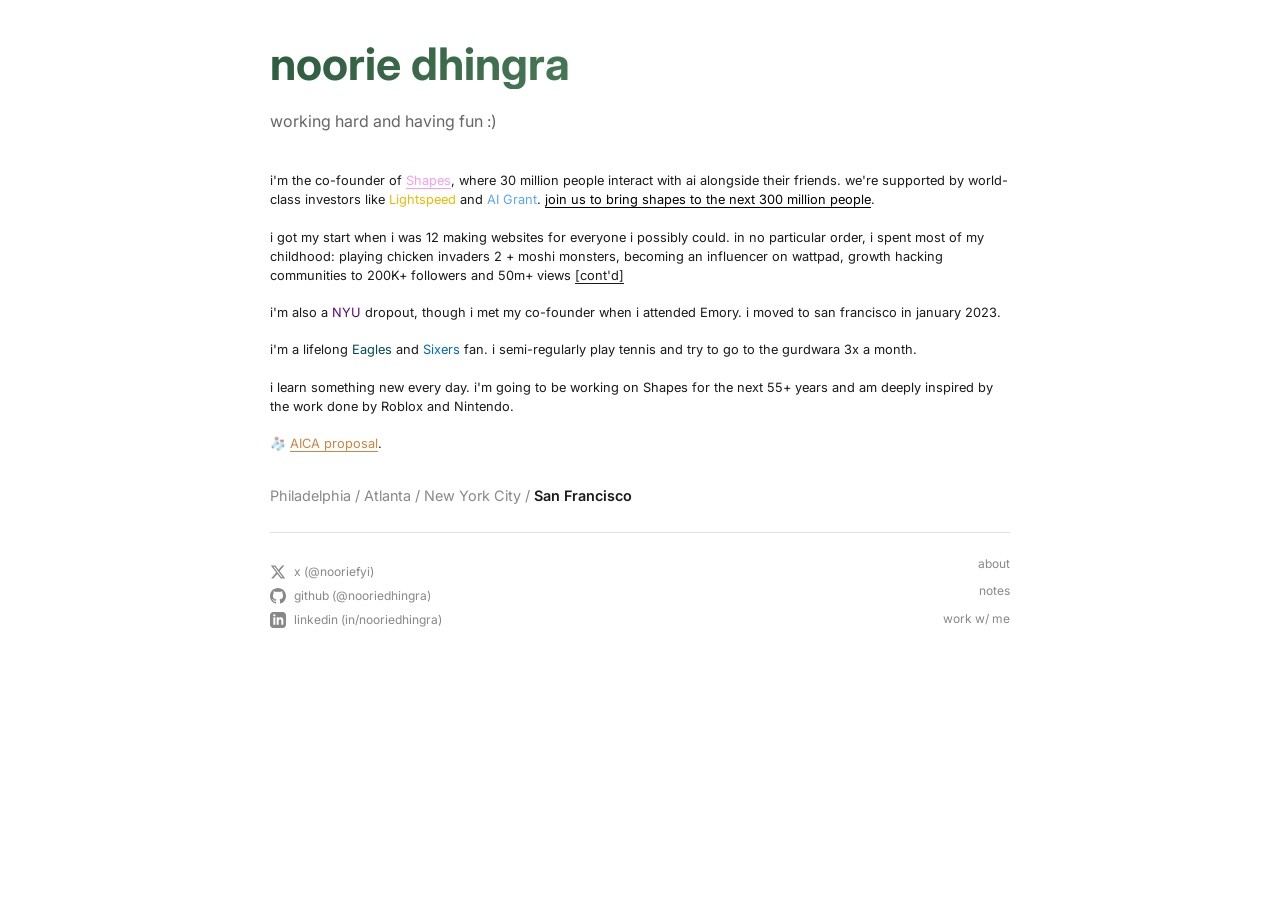
<file: index.html>
<!DOCTYPE html>
<html lang="en">
<head>
    <meta charset="UTF-8">
    <meta name="viewport" content="width=device-width, initial-scale=1.0">
    <title>noorie dhingra</title>
    <link rel="icon" href="favicon.png" type="image/png">
    <meta property="og:site_name" content="noorie dhingra">
    <meta property="og:title" content="noorie dhingra">
    <meta property="og:type" content="website">
    <meta property="og:description" content="working hard and having fun :)">
    <meta property="og:url" content="https://noorie.me">
    <meta property="og:image" content="https://noorie.me/og-image.png">

    <meta name="twitter:card" content="summary_large_image">
    <meta name="twitter:site" content="@nooriedhingra">
    <meta name="twitter:title" content="noorie dhingra">
    <meta name="twitter:description" content="working hard and having fun :)">
    <meta name="twitter:image" content="https://noorie.me/og-image.png">
    
    <link rel="preconnect" href="https://fonts.googleapis.com">
    <link rel="preconnect" href="https://fonts.gstatic.com" crossorigin>
    <link href="https://fonts.googleapis.com/css2?family=Inter:wght@400;500;600;700&display=swap" rel="stylesheet">
    <link rel="stylesheet" href="footer.css">
    
    <style>
        * {
            margin: 0;
            padding: 0;
            box-sizing: border-box;
        }

        body {
            font-family: "Inter", ui-sans-serif, system-ui, -apple-system, BlinkMacSystemFont, "Segoe UI", Roboto, "Helvetica Neue", Arial, sans-serif;
            background-color: #ffffff;
            color: #1a1a1a;
            line-height: 1.5;
            padding: 40px 30px;
            max-width: 800px;
            margin: 0 auto;
            display: flex;
            flex-direction: column;
            min-height: 100vh;
        }

        .header {
            margin-bottom: 20px;
        }

        .name {
            font-size: 2.8rem;
            font-weight: 700;
            background: linear-gradient(135deg, #2d5a3d, #4a7c59, #6b8e5a);
            -webkit-background-clip: text;
            -webkit-text-fill-color: transparent;
            background-clip: text;
            margin-bottom: 20px;
            line-height: 1.1;
        }

        .subtitle {
            font-size: 1rem;
            color: #666666;
            margin-bottom: 18px;
        }

        .content {
            font-size: 0.8rem;
            line-height: 1.5;
            margin-bottom: 9px;
        }

        .content p {
            margin-bottom: 18px;
        }

        a {
            color: inherit;
            text-decoration: underline;
            text-decoration-color: currentColor;
            text-underline-offset: 3px;
            transition: all 0.2s ease;
        }

        a:hover {
            opacity: 0.8;
        }

        .highlight {
            color: #556b2f;
        }

        .accent-orange {
            color: #cd853f;
        }

        .accent-yellow {
            color: #daa520;
        }

        .accent-blue {
            color: #708090;
        }

        .shapes-pink {
            color: #FE9CE7;
        }
        .lightspeed-gold {
            color: #f2b800;
        }
        .ai-grant-blue {
            color: #58a6ff;
        }

        .hiring-green {
            color: black;
            text-decoration: underline;
        }
        
        .nyu-purple {
            color: #57068c;
        }

        .eagles-green {
            color: #004C54;
        }
        
        .sixers-blue {
            color: #006BB6;
        }

        .location-section {
            margin: 5px 0 0 0;
            font-size: 0.9rem;
            color: #888888;
            padding-bottom: 10px;
        }

        .location-list {
            margin-bottom: 15px;
        }

        .location-item {
            color: #888888;
        }

        .location-current {
            color: #1a1a1a;
            font-weight: 600;
        }

        @media (max-width: 700px) {
            body {
                padding: 30px 20px;
            }
            
            .name {
                font-size: 2.2rem;
            }

            .content {
                font-size: 0.75rem;
            }
        }

        .accent-orange a {
            color: #cd853f;
            text-decoration: underline;
        }
    </style>
</head>
<body>
    <div class="header">
        <h1 class="name">noorie dhingra</h1>
        <p class="subtitle">working hard and having fun :)</p>
    </div>

    <div class="content">
        <p>i'm the co-founder of <a href="https://shapes.inc" class="shapes-pink" target="_blank" rel="noopener noreferrer">Shapes</a>, where 30 million people interact with ai alongside their friends. we're supported by world-class investors like <span class="lightspeed-gold">Lightspeed</span> and <span class="ai-grant-blue">AI Grant</span>. <a href="https://shapes.inc/jobs" target="_blank" rel="noopener noreferrer" class="hiring-green">join us to bring shapes to the next 300 million people</a>.</p>
        
        <p>i got my start when i was 12 making websites for everyone i possibly could. in no particular order, i spent most of my childhood: playing chicken invaders 2 + moshi monsters, becoming an influencer on wattpad, growth hacking communities to 200K+ followers and 50m+ views <a href="/my-story">[cont'd]</a></p>
        <p>i'm also a <span class="nyu-purple">NYU</span> dropout, though i met my co-founder when i attended Emory. i moved to san francisco in january 2023.</p>
        <p>i'm a lifelong <span class="eagles-green">Eagles</span> and <span class="sixers-blue">Sixers</span> fan. i semi-regularly play tennis and try to go to the gurdwara 3x a month.</p>
        <p>i learn something new every day. i'm going to be working on Shapes for the next 55+ years and am deeply inspired by the work done by Roblox and Nintendo.</p>
        
        <p>🧦 <a href="AICA-Proposal878.pdf" download="" class="accent-orange">AICA proposal</a>.</p>
    </div>

    <div class="location-section">
        <div class="location-list">
            <span class="location-item">Philadelphia</span> / <span class="location-item">Atlanta</span> / <span class="location-item">New York City</span> / <span class="location-current">San Francisco</span>
        </div>
    </div>

    <div id="footer-placeholder"></div>

    <script>
        fetch('footer.html')
            .then(response => response.text())
            .then(data => {
                document.getElementById('footer-placeholder').innerHTML = data;
            });
    </script>
</body>
</html>
</file>
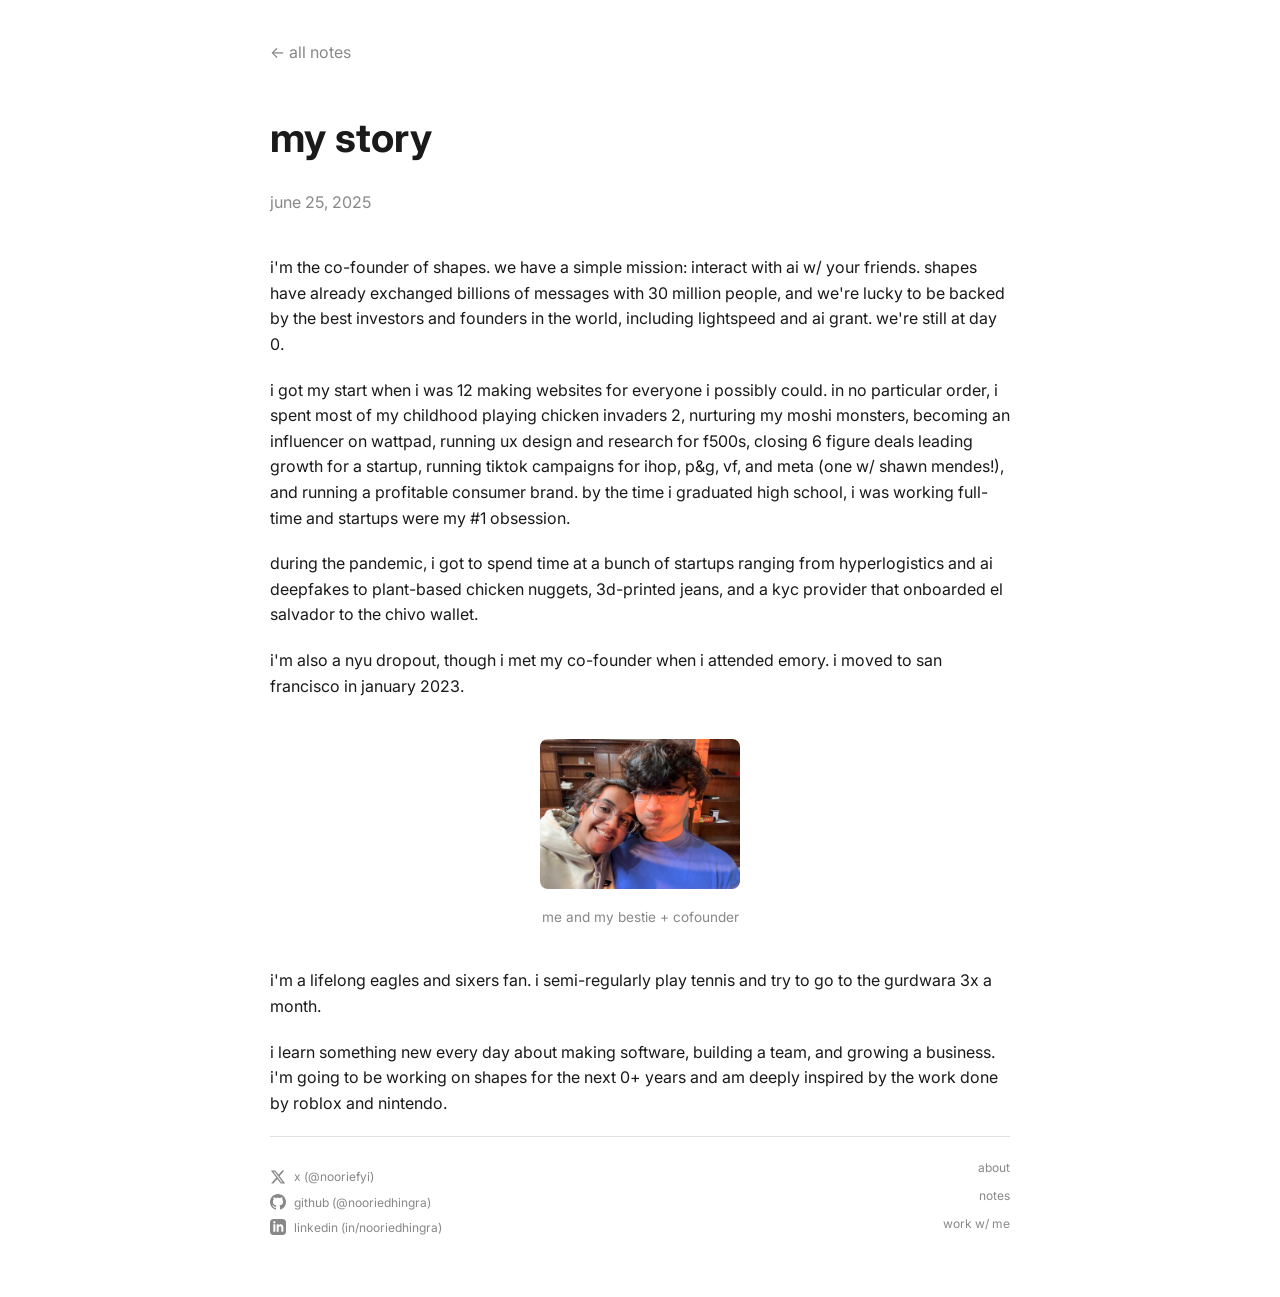
<file: my-story/index.html>
<!DOCTYPE html>
<html lang="en">
<head>
    <meta charset="UTF-8">
    <meta name="viewport" content="width=device-width, initial-scale=1.0">
    <title>noorie dhingra - my story</title>
    <link rel="icon" href="../favicon.png" type="image/png">
    <meta property="og:site_name" content="noorie dhingra">
    <meta property="og:title" content="noorie dhingra">
    <meta property="og:type" content="website">
    <meta property="og:description" content="personal website of noorie <3">
    <meta property="og:url" content="https://noorie.me/my-story">
    
    <link rel="preconnect" href="https://fonts.googleapis.com">
    <link rel="preconnect" href="https://fonts.gstatic.com" crossorigin="">
    <link href="https://fonts.googleapis.com/css2?family=Inter:wght@400;500;600;700&amp;display=swap" rel="stylesheet">
    <link rel="stylesheet" href="../footer.css">
    
    <style>
        * {
            margin: 0;
            padding: 0;
            box-sizing: border-box;
        }

        body {
            font-family: "Inter", ui-sans-serif, system-ui, -apple-system, BlinkMacSystemFont, "Segoe UI", Roboto, "Helvetica Neue", Arial, sans-serif;
            background-color: #ffffff;
            color: #1a1a1a;
            line-height: 1.6;
            padding: 40px 30px;
            max-width: 800px;
            margin: 0 auto;
            display: flex;
            flex-direction: column;
            min-height: 100vh;
        }
        
        .blog-post {
            font-size: 1rem;
        }
        
        .blog-post h1 {
            font-size: 2.5rem;
            margin-bottom: 20px;
        }

        .blog-post .date {
            color: #888888;
            margin-bottom: 40px;
        }

        .blog-post p {
            margin-bottom: 20px;
        }
        
        .back-link {
            display: inline-block;
            margin-bottom: 40px;
            color: #888888;
            text-decoration: none;
        }
        .back-link:hover {
            color: #1a1a1a;
        }

        .post-image {
            margin: 40px auto;
            max-width: 200px;
        }
        .post-image img {
            width: 100%;
            border-radius: 8px;
        }
        .post-image figcaption {
            font-size: 0.85rem;
            color: #888888;
            text-align: center;
            margin-top: 10px;
        }

    </style>
</head>
<body>
    <a href="/notes" class="back-link">← all notes</a>

    <article class="blog-post">
        <h1>my story</h1>
        <p class="date">june 25, 2025</p>

        <p>i'm the co-founder of shapes. we have a simple mission: interact with ai w/ your friends. shapes have already exchanged billions of messages with 30 million people, and we're lucky to be backed by the best investors and founders in the world, including lightspeed and ai grant. we're still at day 0.</p>
        <p>i got my start when i was 12 making websites for everyone i possibly could. in no particular order, i spent most of my childhood playing chicken invaders 2, nurturing my moshi monsters, becoming an influencer on wattpad, running ux design and research for f500s, closing 6 figure deals leading growth for a startup, running tiktok campaigns for ihop, p&g, vf, and meta (one w/ shawn mendes!), and running a profitable consumer brand. by the time i graduated high school, i was working full-time and startups were my #1 obsession.</p>
        <p>during the pandemic, i got to spend time at a bunch of startups ranging from hyperlogistics and ai deepfakes to plant-based chicken nuggets, 3d-printed jeans, and a kyc provider that onboarded el salvador to the chivo wallet.</p>
        <p>i'm also a nyu dropout, though i met my co-founder when i attended emory. i moved to san francisco in january 2023.</p>
        
        <figure class="post-image">
            <img src="../photo.jpeg" alt="me and anushk my friend-turned-cofounder">
            <figcaption>me and my bestie + cofounder</figcaption>
        </figure>

        <p>i'm a lifelong eagles and sixers fan. i semi-regularly play tennis and try to go to the gurdwara 3x a month.</p>
        <p>i learn something new every day about making software, building a team, and growing a business. i'm going to be working on shapes for the next 0+ years and am deeply inspired by the work done by roblox and nintendo.</p>
    </article>

    <div id="footer-placeholder"></div>

    <script>
        fetch('../footer.html')
            .then(response => response.text())
            .then(data => {
                document.getElementById('footer-placeholder').innerHTML = data;
            });
    </script>
</body>
</html>
</file>
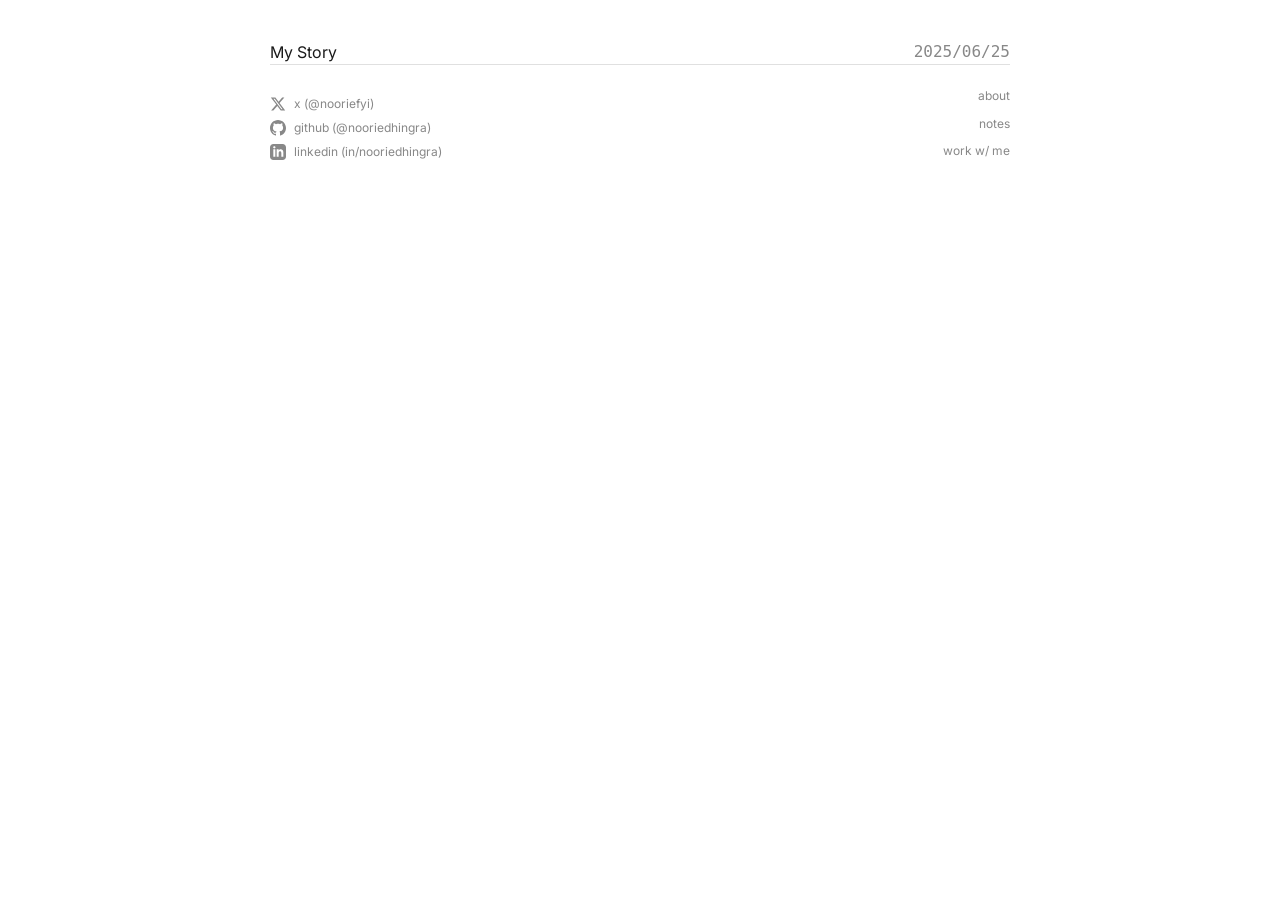
<file: notes/index.html>
<!DOCTYPE html>
<html lang="en">
<head>
    <meta charset="UTF-8">
    <meta name="viewport" content="width=device-width, initial-scale=1.0">
    <title>noorie dhingra - blog</title>
    <link rel="icon" href="favicon.png" type="image/png">
    <meta property="og:site_name" content="noorie dhingra">
    <meta property="og:title" content="noorie dhingra">
    <meta property="og:type" content="website">
    <meta property="og:description" content="personal website of noorie <3">
    <meta property="og:url" content="https://noorie.me">
    
    <link rel="preconnect" href="https://fonts.googleapis.com">
    <link rel="preconnect" href="https://fonts.gstatic.com" crossorigin>
    <link href="https://fonts.googleapis.com/css2?family=Inter:wght@400;500;600;700&display=swap" rel="stylesheet">
    <link rel="stylesheet" href="../footer.css">
    
    <style>
        * {
            margin: 0;
            padding: 0;
            box-sizing: border-box;
        }

        body {
            font-family: "Inter", ui-sans-serif, system-ui, -apple-system, BlinkMacSystemFont, "Segoe UI", Roboto, "Helvetica Neue", Arial, sans-serif;
            background-color: #ffffff;
            color: #1a1a1a;
            line-height: 1.5;
            padding: 40px 30px;
            max-width: 800px;
            margin: 0 auto;
            display: flex;
            flex-direction: column;
            min-height: 100vh;
        }

        .post-list {
            list-style: none;
            padding: 0;
            display: flex;
            flex-direction: column;
            gap: 20px;
        }

        .post-item {
            display: flex;
            justify-content: space-between;
            align-items: center;
            font-size: 1rem;
        }
        .post-title {
            text-decoration: none;
            color: #1a1a1a;
            display: inline-flex;
            align-items: center;
        }
        .post-title:hover {
            text-decoration: underline;
        }
        .post-title svg {
            width: 1em;
            height: 1em;
            margin-left: 0.5em;
            opacity: 0.6;
        }
        .post-date {
            font-family: monospace;
            color: #888888;
        }
    </style>
</head>
<body>
    <ul class="post-list">
        <li class="post-item">
            <a href="/my-story" class="post-title">My Story</a>
            <span class="post-date">2025/06/25</span>
        </li>
    </ul>

    <div id="footer-placeholder"></div>

    <script>
        fetch('../footer.html')
            .then(response => response.text())
            .then(data => {
                document.getElementById('footer-placeholder').innerHTML = data;
            });
    </script>
</body>
</html>
</file>
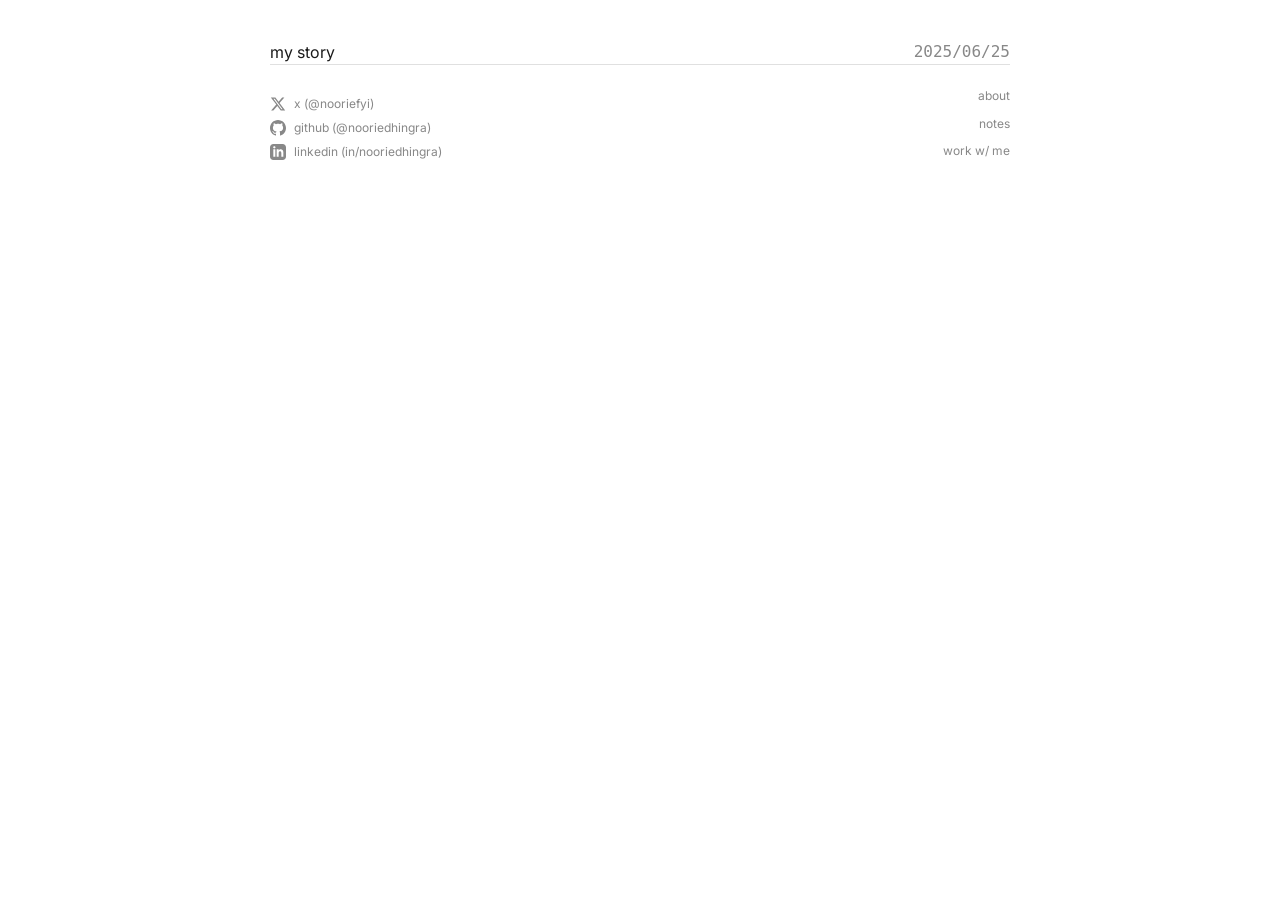
<file: blog.html>
<!DOCTYPE html>
<html lang="en">
<head>
    <meta charset="UTF-8">
    <meta name="viewport" content="width=device-width, initial-scale=1.0">
    <title>noorie dhingra - blog</title>
    <link rel="icon" href="favicon.png" type="image/png">
    <meta property="og:site_name" content="noorie dhingra">
    <meta property="og:title" content="noorie dhingra">
    <meta property="og:type" content="website">
    <meta property="og:description" content="personal website of noorie <3">
    <meta property="og:url" content="https://noorie.me">
    
    <link rel="preconnect" href="https://fonts.googleapis.com">
    <link rel="preconnect" href="https://fonts.gstatic.com" crossorigin>
    <link href="https://fonts.googleapis.com/css2?family=Inter:wght@400;500;600;700&display=swap" rel="stylesheet">
    <link rel="stylesheet" href="footer.css">
    
    <style>
        * {
            margin: 0;
            padding: 0;
            box-sizing: border-box;
        }

        body {
            font-family: "Inter", ui-sans-serif, system-ui, -apple-system, BlinkMacSystemFont, "Segoe UI", Roboto, "Helvetica Neue", Arial, sans-serif;
            background-color: #ffffff;
            color: #1a1a1a;
            line-height: 1.5;
            padding: 40px 30px;
            max-width: 800px;
            margin: 0 auto;
            display: flex;
            flex-direction: column;
            min-height: 100vh;
        }

        .post-list {
            list-style: none;
            padding: 0;
            display: flex;
            flex-direction: column;
            gap: 20px;
        }

        .post-item {
            display: flex;
            justify-content: space-between;
            align-items: center;
            font-size: 1rem;
        }
        .post-title {
            text-decoration: none;
            color: #1a1a1a;
            display: inline-flex;
            align-items: center;
        }
        .post-title:hover {
            text-decoration: underline;
        }
        .post-title svg {
            width: 1em;
            height: 1em;
            margin-left: 0.5em;
            opacity: 0.6;
        }
        .post-date {
            font-family: monospace;
            color: #888888;
        }
    </style>
</head>
<body>
    <ul class="post-list">
        <li class="post-item">
            <a href="my-story.html" class="post-title">my story</a>
            <span class="post-date">2025/06/25</span>
        </li>
    </ul>

    <div id="footer-placeholder"></div>

    <script>
        fetch('footer.html')
            .then(response => response.text())
            .then(data => {
                document.getElementById('footer-placeholder').innerHTML = data;
            });
    </script>
</body>
</html>
</file>
<file: footer.css>
.social-links {
    margin-top: 10px;
    display: flex;
    flex-direction: column;
    gap: 6px;
}

.social-links a {
    color: #888888;
    margin-right: 0;
    font-size: 0.75rem;
    text-decoration: none;
    display: inline-flex;
    align-items: center;
}

.social-links a:hover {
    color: #1a1a1a;
}

.social-links a svg {
    width: 16px;
    height: 16px;
    margin-right: 8px;
    fill: #888888;
    transition: fill 0.2s ease;
}

.social-links a:hover svg {
    fill: #1a1a1a;
}

@media (max-width: 700px) {
    .social-links a {
        display: block;
        margin-bottom: 8px;
        margin-right: 0;
    }
}

.main-footer {
    display: flex;
    justify-content: space-between;
    align-items: flex-start;
    margin-top: auto;
    border-top: 1px solid #e0e0e0;
    padding-top: 20px;
    padding-bottom: 20px;
}

.footer-nav {
    display: flex;
    flex-direction: column;
    align-items: flex-end;
    gap: 6px;
}

.footer-nav a {
    color: #888888;
    font-size: 0.75rem;
    text-decoration: none;
    line-height: 1.8;
}

.footer-nav a:hover {
    color: #1a1a1a;
}
</file>
